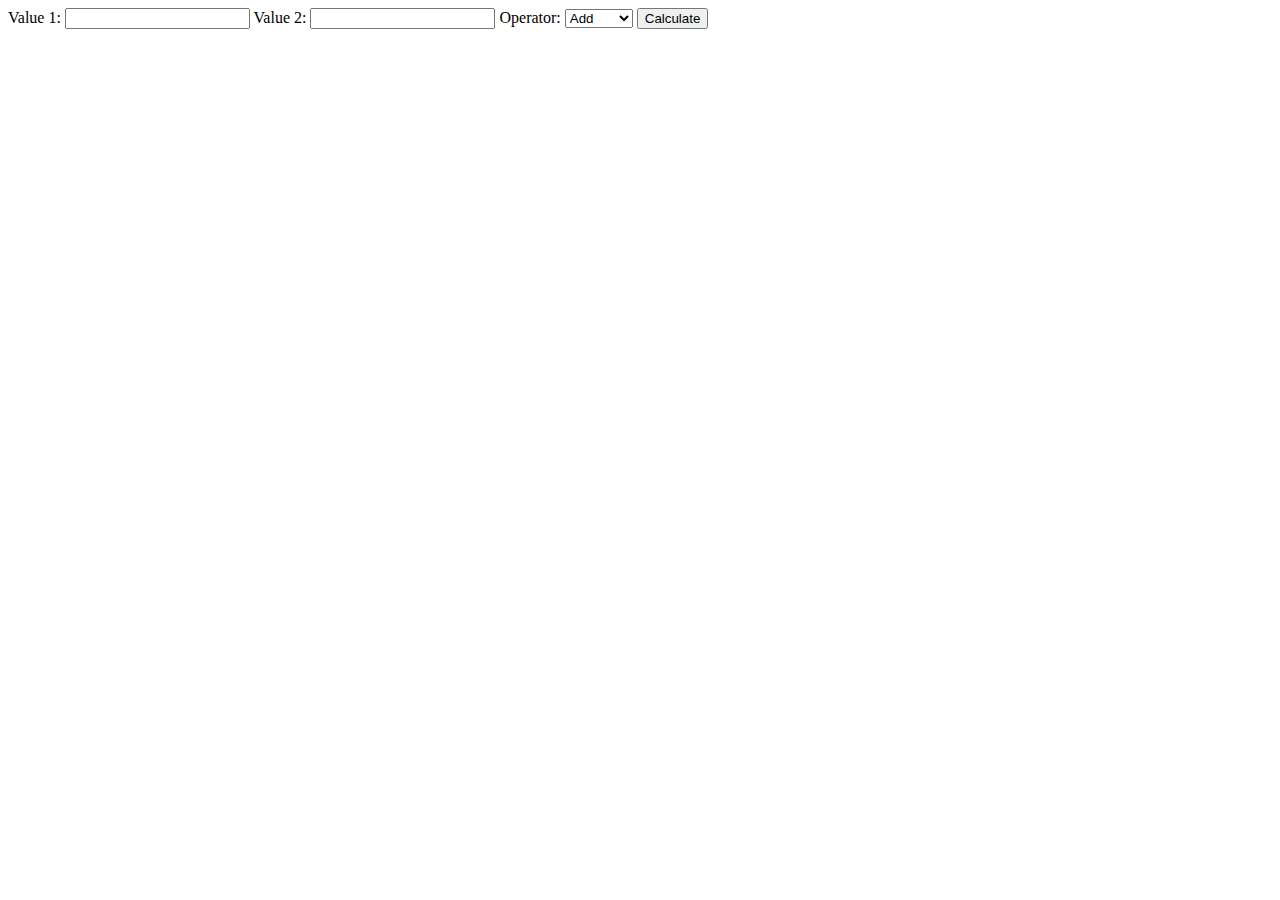
<file: calculator/index.html>
<!DOCTYPE html>
<html lang="en">
  <head>
    <meta charset="UTF-8" />
    <meta name="viewport" content="width=device-width, initial-scale=1.0" />
    <!-- <link rel="stylesheet" href="/style.css" /> -->
    <script src="/calculator/demo.js" defer></script>
    <title>Advanced JavaScript</title>
  </head>
  <body>
    <form>
      Value 1:
      <input type="text" id="value1"/>
      Value 2:
      <input type="text" id="value2" />
      Operator:
      <select id="operator">
        <option value="add">Add</option>
        <option value="min">Minus</option>
        <option value="div">Divide</option>
        <option value="mul">Multiply</option>
      </select>

      <button id="button" type="button">Calculate</button>
    </form>

<div id="results"></div>

  </body>
</html>
</file>
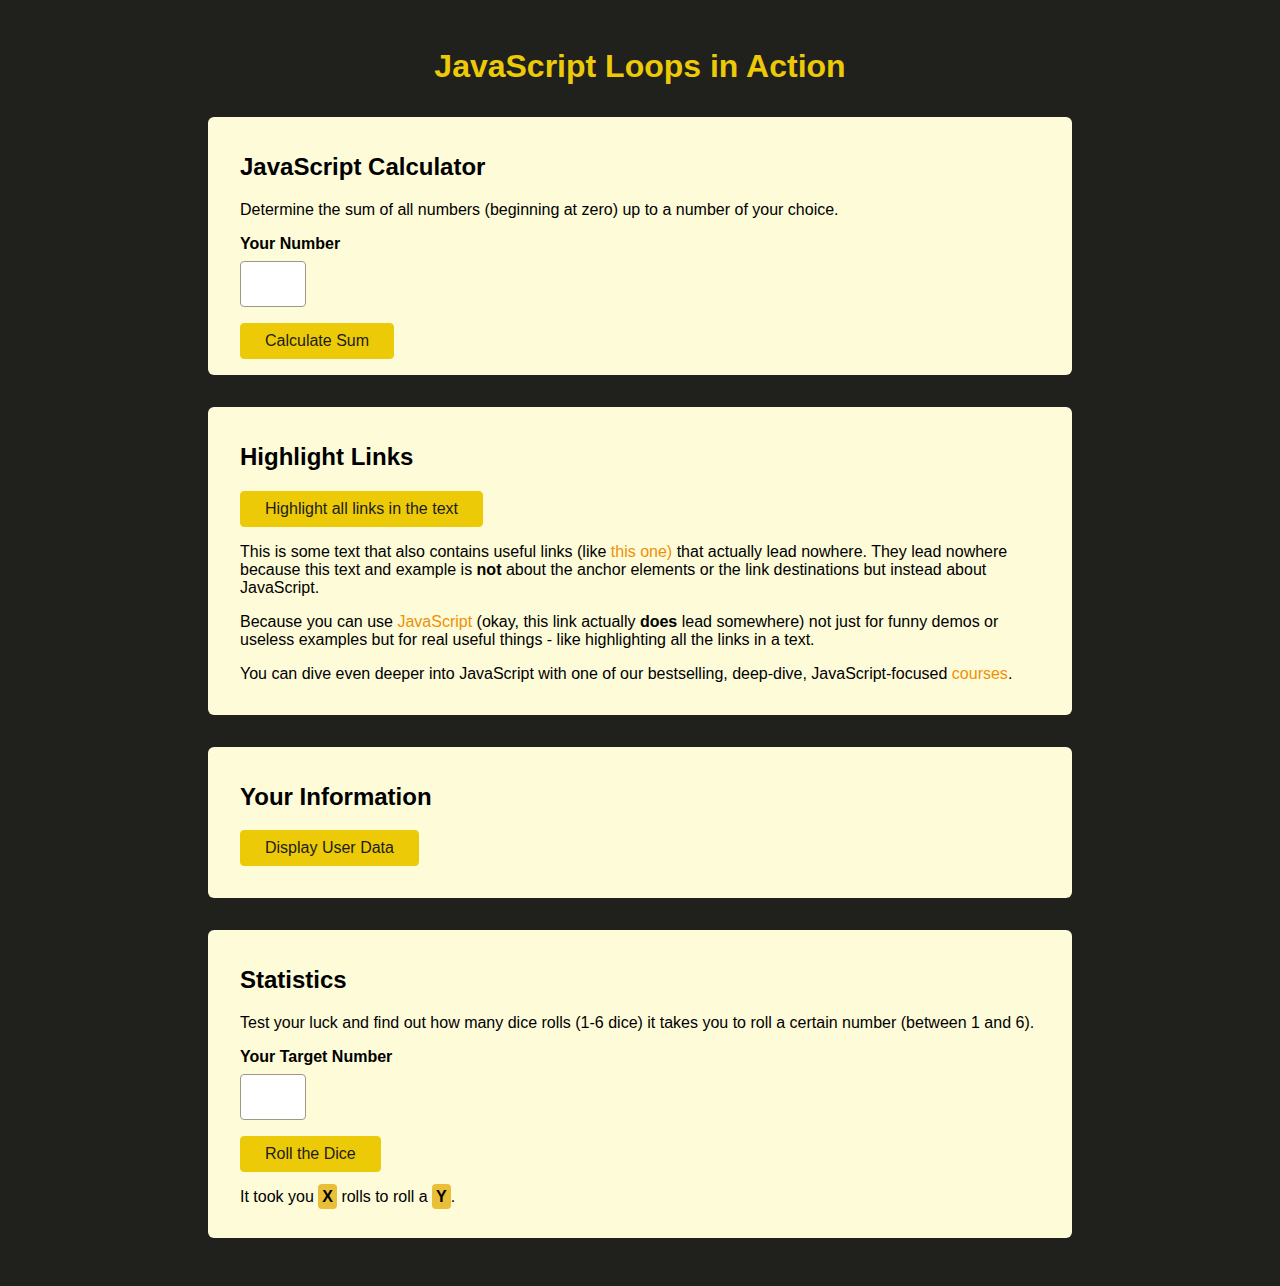
<file: Java-Loops/index.html>
<!DOCTYPE html>
<html lang="en">
  <head>
    <meta charset="UTF-8" />
    <meta http-equiv="X-UA-Compatible" content="IE=edge" />
    <meta name="viewport" content="width=device-width, initial-scale=1.0" />
    <title>JavaScript Loops</title>
    <link rel="stylesheet" href="/Java-Loops/styles.css" />
    <script src="/Java-Loops/app.js" defer></script>
  </head>

  <body>
    <h1>JavaScript Loops in Action</h1>
      <section id="calculator">
        <h2>JavaScript Calculator</h2>
        <p>
          Determine the sum of all numbers (beginning at zero) up to a number of
          your choice.
        </p>
        <div class="control">
          <label for="user-number">Your Number</label>
          <input type="number" id="user-number" />
        </div>
        <button>Calculate Sum</button>
        <p id="calculated-sum" class="output"></p>
      </section>

      <section id="highlight-links">
        <h2>Highlight Links</h2>
        <button>Highlight all links in the text</button>
        <p>
          This is some text that also contains useful links (like
          <a href="">this one)</a> that actually lead nowhere. They lead nowhere
          because this text and example is <strong>not</strong> about the anchor
          elements or the link destinations but instead about JavaScript.
        </p>
        <p>
          Because you can use
          <a href="https://developer.mozilla.org/en-US/docs/Web/JavaScript"
            >JavaScript</a
          >
          (okay, this link actually <strong>does</strong> lead somewhere) not
          just for funny demos or useless examples but for real useful things -
          like highlighting all the links in a text.
        </p>
        <p>
          You can dive even deeper into JavaScript with one of our bestselling,
          deep-dive, JavaScript-focused
          <a href="https://academind.com/courses/">courses</a>.
        </p>
      </section>

      <section id="user-data">
        <h2>Your Information</h2>
        <button>Display User Data</button>
        <ul id="output-user-data"></ul>
        </ul>
      </section>

      <section id="statistics">
        <h2>Statistics</h2>
        <p>
          Test your luck and find out how many dice rolls (1-6 dice) it takes
          you to roll a certain number (between 1 and 6).
        </p>
        <div class="control">
          <label for="user-target-number">Your Target Number</label>
          <input type="number" min="1" max="6" id="user-target-number" />
        </div>
        <button>Roll the Dice</button>
        <ul id="dice-rolls"></ul>
        <p>
          It took you
          <span id="output-total-rolls" class="output">X</span> rolls to roll a
          <span id="output-target-number" class="output">Y</span>.
        </p>
      </section>
  </body>
</html>
</file>
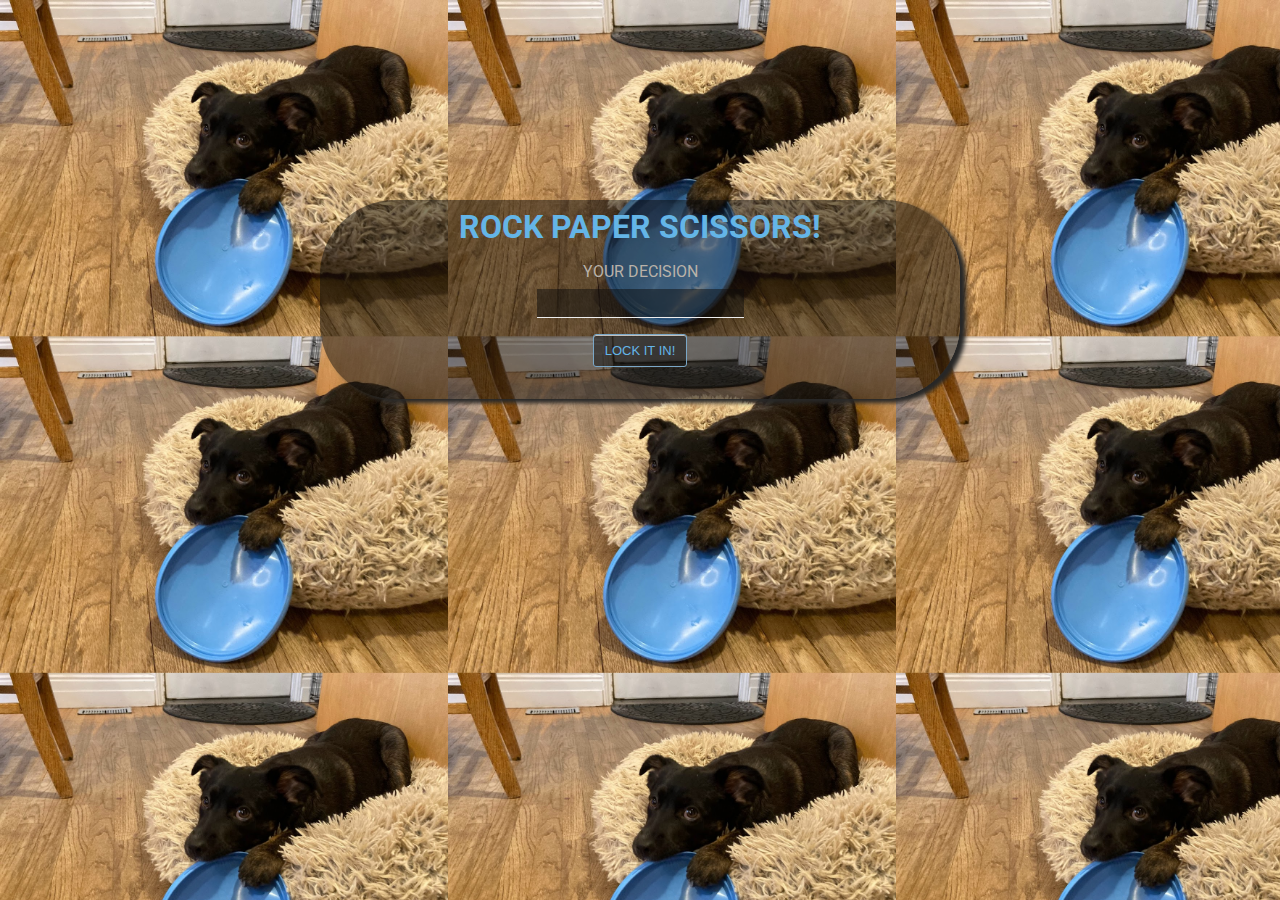
<file: rock-paper-scissors/index.html>
<!DOCTYPE html>
<html lang="en">
  <head>
    <meta charset="UTF-8" />
    <meta name="viewport" content="width=device-width, initial-scale=1.0" />
    <title>Rock</title>
    <link rel="preconnect" href="https://fonts.googleapis.com" />
    <link rel="preconnect" href="https://fonts.gstatic.com" crossorigin />
    <link
      href="https://fonts.googleapis.com/css2?family=Roboto:ital@0;1&display=swap"
      rel="stylesheet"
    />
    <script src="/rock-paper-scissors/app.js" defer></script>
    <link rel="stylesheet" href="/rock-paper-scissors/styles.css" />
  </head>
  <body>
    <div id="form">
      <h1>Rock Paper Scissors!</h1>
      
      <div id="container">
        <label>Your Decision</label>
        <input id="user-choice" name="user-choice" type="text" required />
        <button onclick="checkUserInput()">Lock it In!</button>
        <p id="result"></p>
      </div>
    </div>
  </body>
</html>
</file>
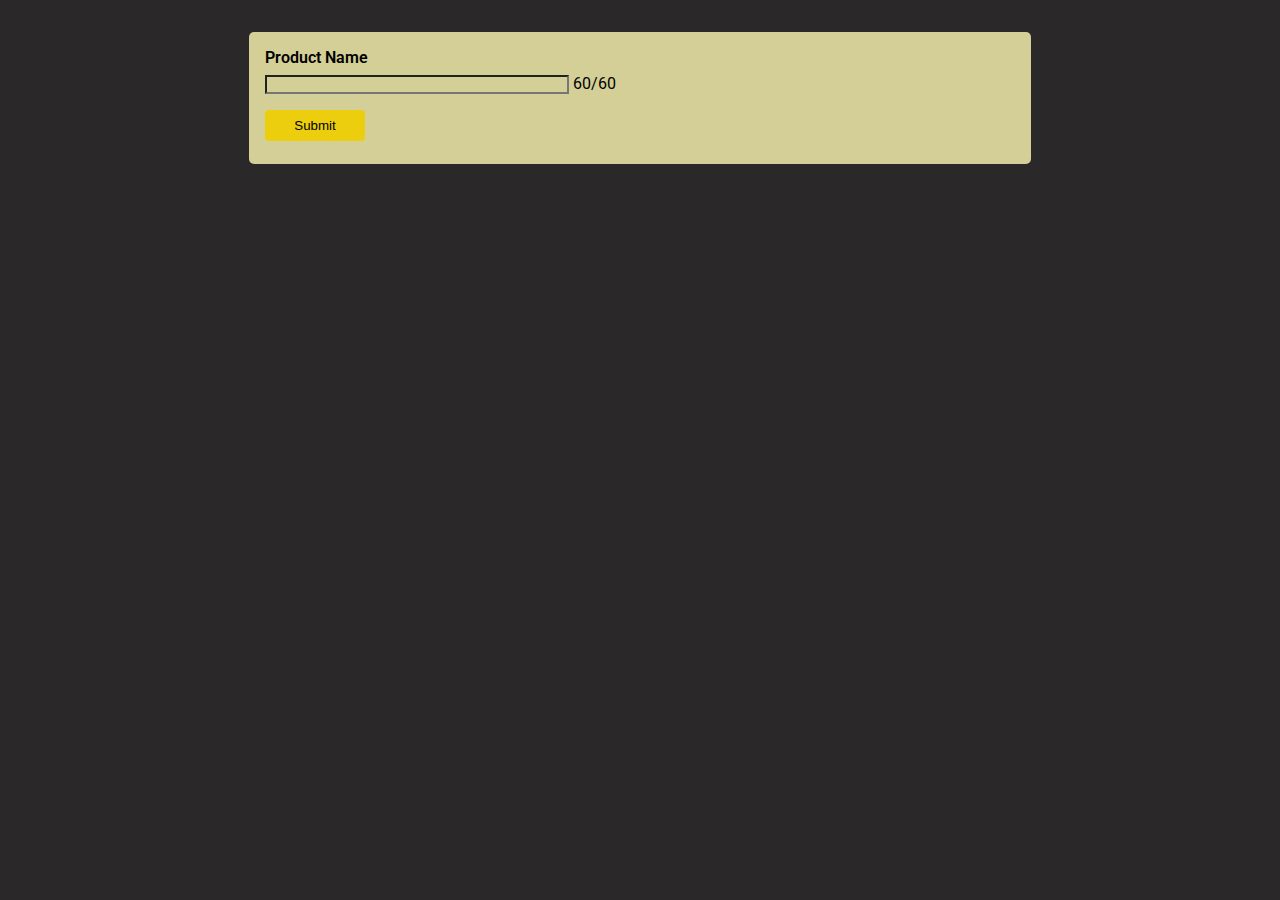
<file: charactercount/charactercount.html>
<!DOCTYPE html>
<html lang="en">
  <head>
    <meta charset="UTF-8" />
    <meta name="viewport" content="width=device-width, initial-scale=1.0" />
    <title>Document</title>
    <link rel="preconnect" href="https://fonts.googleapis.com" />
    <link rel="preconnect" href="https://fonts.gstatic.com" crossorigin />
    <link
      href="https://fonts.googleapis.com/css2?family=Roboto&display=swap"
      rel="stylesheet"
    />
    <link rel="stylesheet" href="/charactercount/characters.css" />
    <script src="/charactercount/characterrcount.js" defer></script>
  </head>
  <body>
    <form>
      <label>Product Name</label>
      <input type="text" maxlength="60" />
      <p><span>60</span>/60</p>
      <button>Submit</button>
    </form>
  </body>
</html>
</file>
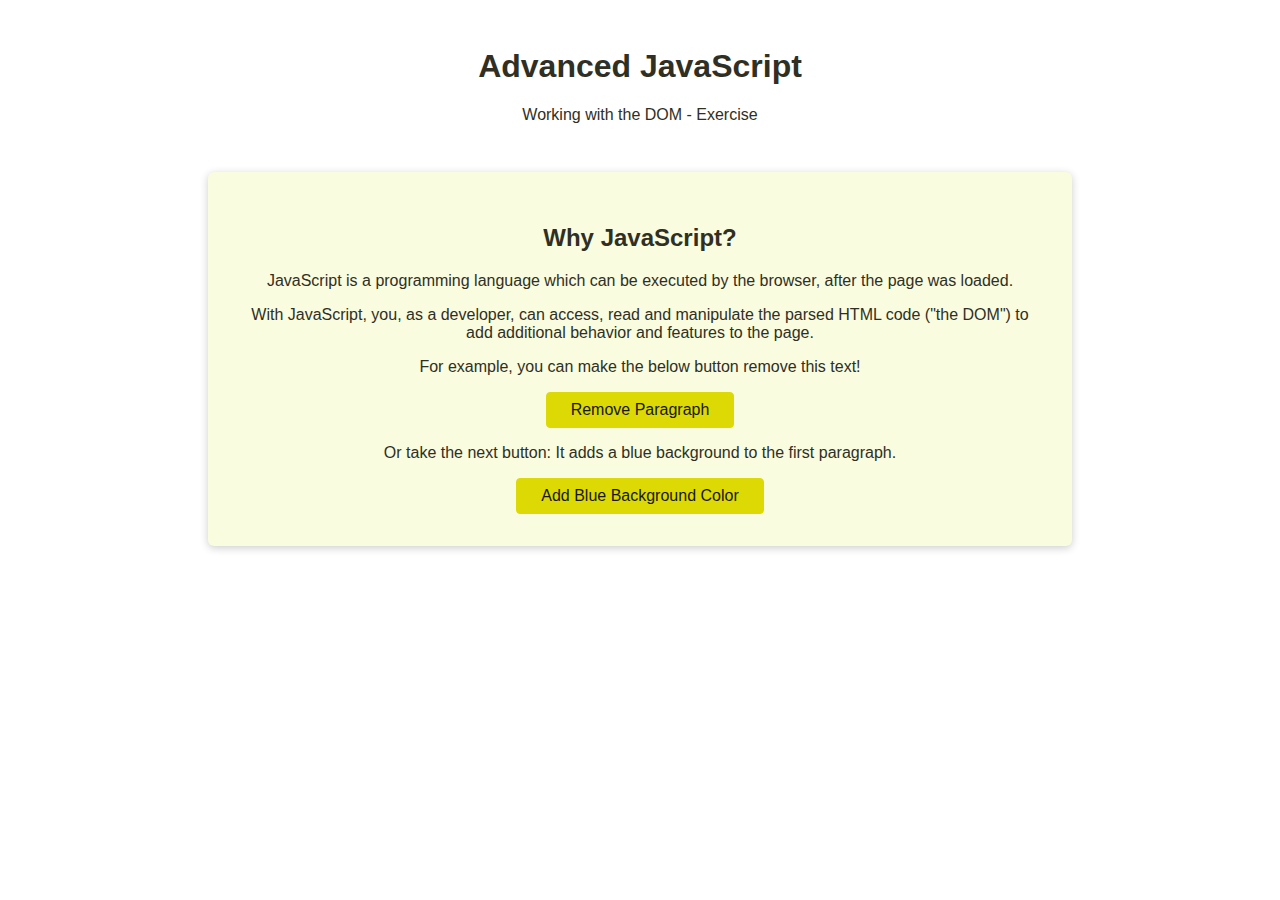
<file: exercise-2/index2.html>
<html lang="en">
  <head>
    <meta charset="UTF-8" />
    <meta http-equiv="X-UA-Compatible" content="IE=edge" />
    <meta name="viewport" content="width=device-width, initial-scale=1.0" />
    <title>Advanced JavaScript Exercise</title>
    <link rel="stylesheet" href="/exercise-2/styles2.css" />
    <script src="/exercise-2/exercise2.js" defer></script>
  </head>
  <body>
    <h1>Advanced JavaScript</h1>
    <p>Working with the DOM - Exercise</p>

    <section>
      <h2>Why JavaScript?</h2>
      <p>
        JavaScript is a programming language which can be executed by the
        browser, after the page was loaded.
      </p>
      <p>
        With JavaScript, you, as a developer, can access, read and manipulate
        the parsed HTML code ("the DOM") to add additional behavior and features
        to the page.
      </p>
      <p>For example, you can make the below button remove this text!</p>
      <button>Remove Paragraph</button>
      <p>
        Or take the next button: It adds a blue background to the first
        paragraph.
      </p>
      <button id="second-button">Add Blue Background Color</button>
    </section>
  </body>
</html>
</file>
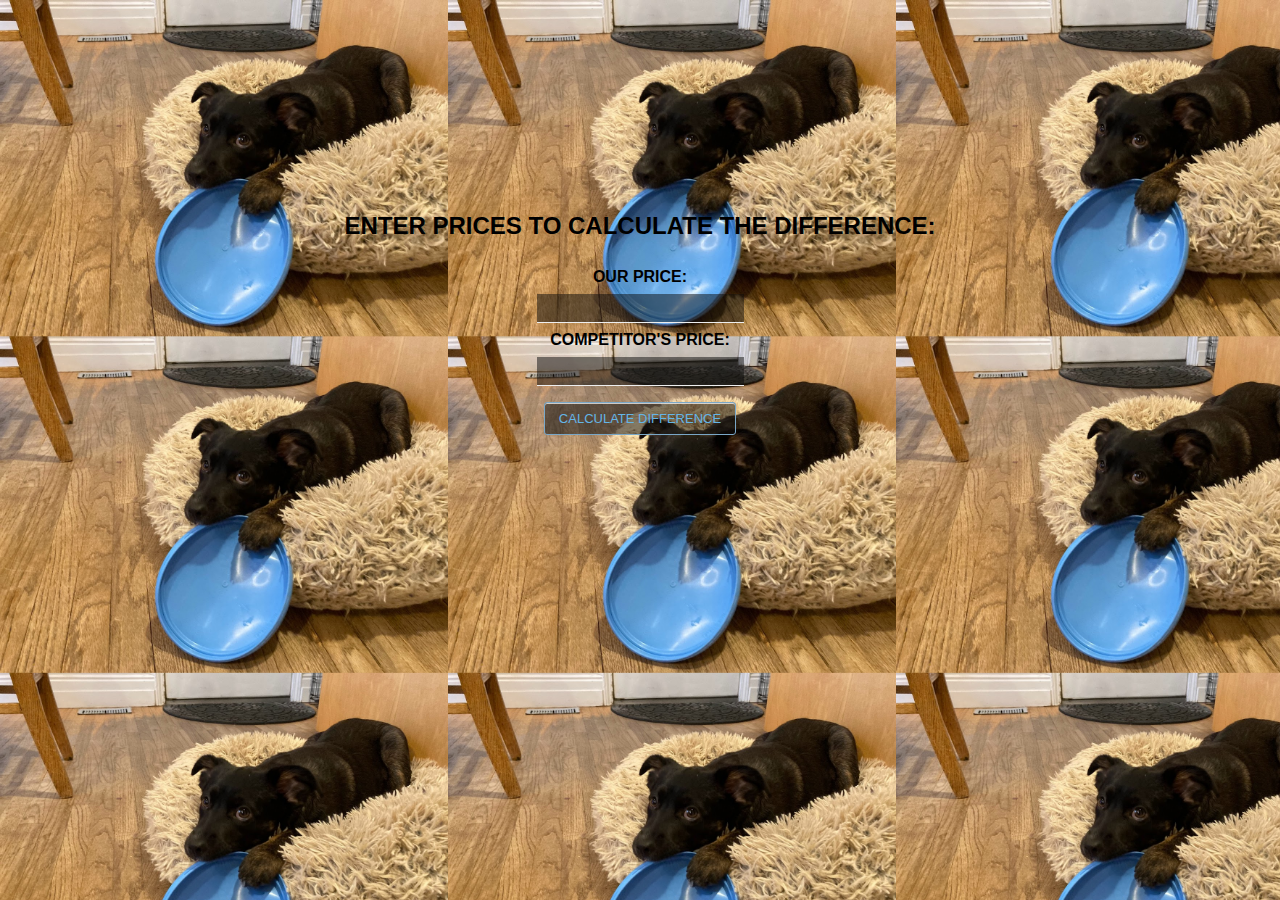
<file: pricematch/pricematch-1.html>
<!DOCTYPE html>
<html lang="en">
  <head>
    <meta charset="UTF-8" />
    <title>Price Difference Calculator</title>
    <script src="/pricematch/pricematch.js"></script>
    <link rel="stylesheet" href="/pricematch/styles.css" />
  </head>
  <body>
    <div id="container">
      <h2>Enter Prices to Calculate the Difference:</h2>

      <label for="ourPrice">Our Price:</label>
      <input type="number" id="ourPrice" />

      <label for="competitorPrice">Competitor's Price:</label>
      <input type="number" id="competitorPrice" />

      <button onclick="calculatePriceDifference()">Calculate Difference</button>

      <p id="result"></p>
    </div>
  </body>
</html>
</file>
<file: Java-Loops/styles.css>
body {
    margin: 3rem;
    font-family: sans-serif;
    background-color: rgb(32, 32, 29);
  }
  
  h1 {
    text-align: center;
    color: rgb(236, 202, 8);
  }
  
  section {
    margin: 2rem auto;
    width: 95%;
    max-width: 50rem;
    padding: 1rem 2rem;
    border-radius: 6px;
    background-color: rgb(253, 251, 216);
  }
  
  button {
    font: inherit;
    cursor: pointer;
    background-color: rgb(236, 202, 8);
    border: 1px solid rgb(236, 202, 8);
    color: rgb(29, 28, 26);
    padding: 0.5rem 1.5rem;
    border-radius: 4px;
  }
  
  button:hover {
    background-color: rgb(236, 183, 8);
    border-color: rgb(236, 183, 8);
  }
  
  .control {
    margin: 1rem 0;
  }
  
  label, 
  input {
    display: block;
  }
  
  label {
    font-weight: bold;
    margin-bottom: 0.5rem;
  }
  
  input {
    font: inherit;
    font-size: 1.5rem;
    border-radius: 4px;
    border: 1px solid rgb(156, 153, 136);
    width: 3rem;
    max-width: 100%;
    padding: 0.5rem;
    color: rgb(66, 63, 44);
  }
  
  input:focus {
    background-color: rgb(248, 239, 187);
  }
  
  a {
    text-decoration: none;
    color: rgb(236, 145, 8);
  }
  
  .output {
    font-weight: bold;
    background-color: rgb(233, 191, 55);
    padding: 0.25rem;
    border-radius: 4px;
  }
  
  a.highlight {
    background-color: rgb(63, 4, 141);
    padding: 0.25rem;
  }
  
  #calculated-sum {
    padding: 1rem;
    text-align: center;
    font-size: 3rem;
    display: none;
  }
</file>
<file: rock-paper-scissors/styles.css>
body {
  font-family: "Roboto", sans-serif;
  background-image: url("/rock-paper-scissors/IMG_4558.jpg");
  background-size: 35%;
}

#form {
  width: 40rem;
  margin: 0 auto;
  border-radius: 75px;
  box-shadow: 6px 4px 4px rgb(39, 39, 39);
  background-color: rgba(12, 12, 12, 0.5);
  position: relative;
  top: 12rem;
}

h1 {
  text-align: center;
  margin: 0;
  padding: 0.5rem;
  text-transform: uppercase;
  color:rgb(100, 181, 231)
}

#container {
  margin: 0 auto;
  width: 20rem;
  display: flex;
  flex-direction: column;
  align-items: center;
  text-transform: uppercase;
}

label {
  margin: 0rem;
  padding: 0.5rem;
  color: rgb(185, 178, 169);
}
input {
  margin-right: 0;
  border: none;
  background-color: rgba(12, 12, 12, 0.5);
  font-size: inherit;
  transition: width 200ms;
  padding-top: 5px;
  padding-left: 5px;
  padding-bottom: 5px;
  width: 200px;
  color: #aaa;
  border-bottom: 1px solid #eee;
}
input:focus {
  width: 250px;
}

button {
  background-color: rgba(12, 12, 12, 0.5);
  border-radius: 3px;
  border: 1px solid #7aa7c7;
  box-shadow: rgba(255, 255, 255, 0.7) 0 1px 0 0 inset;
  box-sizing: border-box;
  color: rgb(100, 181, 231);
  cursor: pointer;
  text-transform: uppercase;
  font-size: 13px;
  font-weight: 400;
  margin: 1rem 0 0 0;
  outline: none;
  padding: 8px 0.8em;
}

button:hover,
button:focus {
  background-color: #b3d3ea;
  color: #2c5777;
}

#result {
  color: rgb(100, 181, 231)
}
</file>
<file: charactercount/characters.css>
body {
  background-color: rgb(42, 40, 40);
}
form {
  font-family: "Roboto", sans-serif;
  background-color: rgb(211, 207, 150);
  width: 750px;
  height: 100px;
  border-radius: 5px;
  flex-direction: column;
  padding: 1rem;
  margin: auto;
  margin-top: 2rem;
}

label {
  display: block;
  margin: 0;
  padding: 0;
  font-weight: 600;
}

input {
  background-color: rgb(211, 207, 150);
  width: 300px;
  padding: 0;
  margin: 0.5rem 0 0 0;
}

p{
margin:0;
display: inline-block;

}

button {
  width: 100px;
  display: block;
  margin: 1rem 0 0 0;
  background-color: rgb(236, 206, 15);
  border-radius: 4px;
  padding: 0.5rem;
  border-style: none;
}

input.warning {
  background-color: rgb(201, 155, 141);
}

#characterCount.warning {
  color:rgb(224, 100, 89);
}

input.error {
  background-color: red;
}

#characterCount.error {
  color: red
}
</file>
<file: exercise-2/styles2.css>
body {
  margin: 3rem;
  font-family: sans-serif;
  text-align: center;
  color: rgb(48, 47, 36);
}

section {
  margin: 3rem auto;
  width: 95%;
  max-width: 50rem;
  background-color: rgb(249, 252, 223);
  box-shadow: 0 2px 8px rgba(0, 0, 0, 0.2);
  padding: 2rem;
  border-radius: 6px;
}

button {
  cursor: pointer;
  font: inherit;
  background-color: rgb(221, 217, 5);
  border: 1px solid rgb(221, 217, 5);
  color: rgb(24, 24, 11);
  padding: 0.5rem 1.5rem;
  border-radius: 4px;
}

button:hover {
  background-color: rgb(221, 199, 5);
  border-color: rgb(221, 199, 5);
}

.change {
  display: none;
}
.changes {
  background-color: rgb(0, 0, 255);
}
</file>
<file: pricematch/styles.css>
body {
  font-family: "Roboto", sans-serif;
  background-image: url("/rock-paper-scissors/IMG_4558.jpg");
  background-size: 35%;
}

h1 {
  text-align: center;
  margin: 0;
  padding: 0.5rem;
  text-transform: uppercase;
  color: rgb(100, 181, 231);
}

#container {
  margin: 0 auto;
  width: 40rem;
  text-align: center;
  text-transform: uppercase;
  position: relative;
  top: 12rem;
}

label {
  margin: 0rem;
  padding: 0.5rem;
  color: rgb(0, 0, 0);
  font-weight: 600;
  display: block;
}

input {
  margin-right: 0;
  border: none;
  background-color: rgba(12, 12, 12, 0.5);
  font-size: inherit;
  transition: width 200ms;
  padding-top: 5px;
  padding-left: 5px;
  padding-bottom: 5px;
  width: 200px;
  color: #aaa;
  border-bottom: 1px solid #eee;
}
input:focus {
  width: 250px;
}

button {
  display: block;
  margin: 1rem auto;
  width: 12rem;
  background-color: rgba(12, 12, 12, 0.5);
  border-radius: 3px;
  border: 1px solid #7aa7c7;
  box-shadow: rgba(255, 255, 255, 0.7) 0 1px 0 0 inset;
  box-sizing: border-box;
  color: rgb(100, 181, 231);
  cursor: pointer;
  text-transform: uppercase;
  font-size: 13px;
  font-weight: 400;

  outline: none;
  padding: 8px 0.8em;
}

button:hover,
button:focus {
  background-color: #b3d3ea;
  color: #2c5777;
}

#result {
  color: rgb(255, 255, 255);
  font-weight: 800;
  font-size: 2rem;
}
</file>
